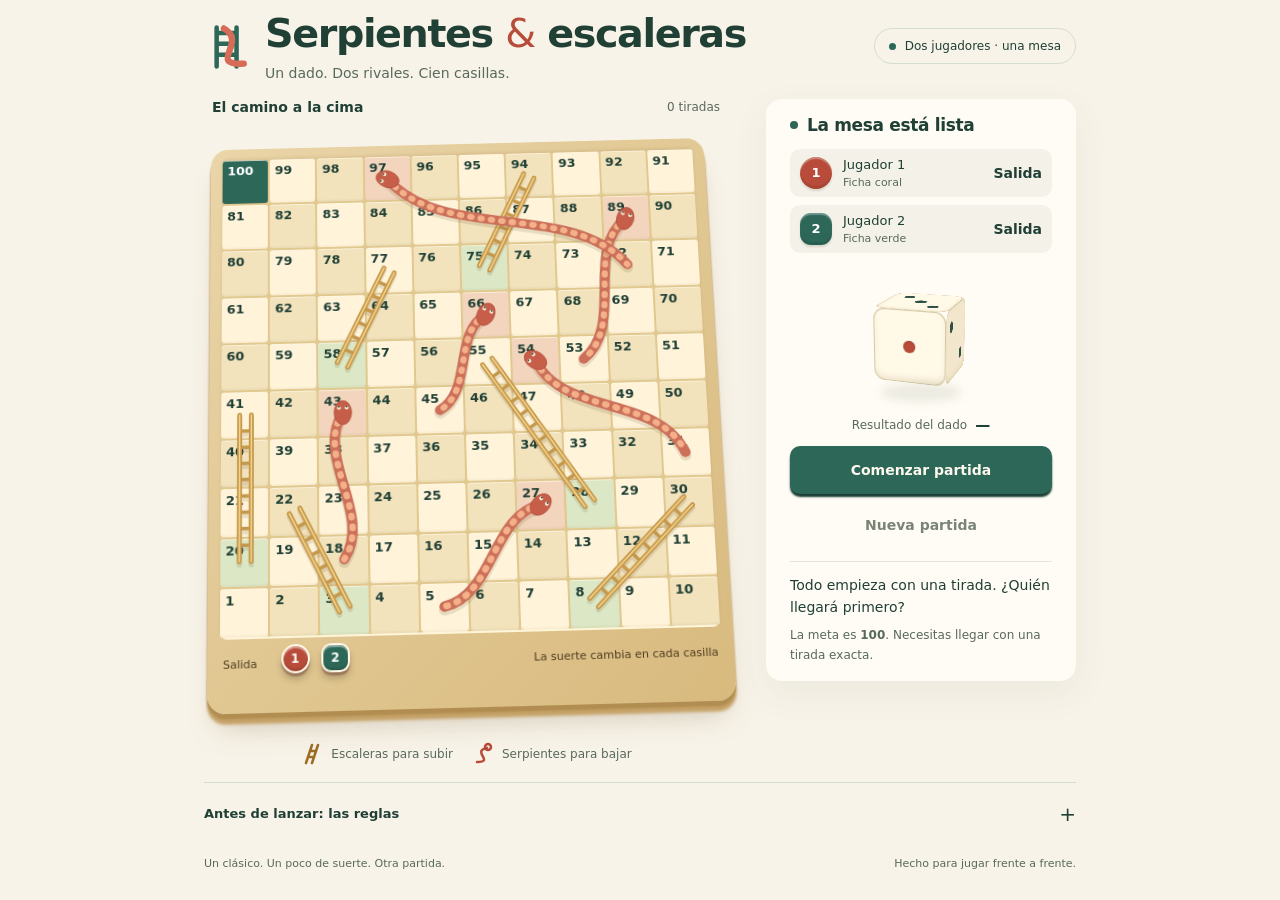
<file: 27vo Serpientes y escaleras/index.html>
<!doctype html>
<html lang="es">
<head>
  <meta charset="utf-8">
  <meta name="viewport" content="width=device-width, initial-scale=1">
  <meta name="theme-color" content="#f8f3e8">
  <title>Serpientes &amp; escaleras — A jugar</title>
  <link rel="icon" href="data:image/svg+xml,%3Csvg xmlns='http://www.w3.org/2000/svg' viewBox='0 0 40 40'%3E%3Crect width='40' height='40' rx='12' fill='%232c6758'/%3E%3Cpath d='M13 8v24m14-24v24M13 13h14M13 20h14M13 27h14' stroke='%23f8e9bc' stroke-width='3'/%3E%3C/svg%3E">
  <link rel="stylesheet" href="styles.css">
  <link rel="stylesheet" href="visuals/effects.css">
  <script src="game.js" defer></script>
  <script src="visuals/effects.js" defer></script>
  <script src="script.js" defer></script>
</head>
<body>
  <div class="app">
    <header class="page-header">
      <div class="brand">
        <svg class="brand-mark" viewBox="0 0 52 60" aria-hidden="true">
          <path d="M14 9v43M36 9v43M14 15h22M14 27h22M14 39h22" fill="none" stroke="currentColor" stroke-width="5" stroke-linecap="round"/>
          <path d="M44 49C3 51 49 25 22 10" fill="none" stroke="#d66b57" stroke-width="7" stroke-linecap="round"/>
        </svg>
        <div>
          <h1>Serpientes <span>&amp;</span> escaleras</h1>
          <p>Un dado. Dos rivales. Cien casillas.</p>
        </div>
      </div>
      <span class="local-badge"><span class="status-dot"></span> Dos jugadores · una mesa</span>
    </header>

    <main class="game-layout">
      <section class="board-area" aria-labelledby="board-title">
        <div class="board-heading">
          <h2 id="board-title">El camino a la cima</h2>
          <span id="turn-count">0 tiradas</span>
        </div>
        <div class="board-stage">
          <div class="board-shell">
            <div class="board-plane" id="board-plane">
              <ol id="board" class="board" aria-label="Tablero del 1 al 100, en recorrido serpenteante"></ol>
              <svg id="routes" viewBox="0 0 1000 1000" aria-hidden="true"></svg>
              <div class="pieces" aria-hidden="true">
                <span class="piece piece-one" id="piece-0">1</span>
                <span class="piece piece-two" id="piece-1">2</span>
              </div>
            </div>
            <div class="board-edge"><span>Salida</span><span>La suerte cambia en cada casilla</span></div>
          </div>
        </div>
        <div class="board-legend" aria-label="Leyenda">
          <span><svg viewBox="0 0 24 24" aria-hidden="true"><path d="M6 21 12 3m0 18 6-18M8 15h6M10 9h6"/></svg> Escaleras para subir</span>
          <span><svg viewBox="0 0 24 24" aria-hidden="true"><path d="M6 20c18 0-6-11 10-14"/><circle cx="17" cy="5" r="3"/></svg> Serpientes para bajar</span>
        </div>
      </section>

      <aside class="play-panel" aria-label="Controles de la partida">
        <div class="panel-heading">
          <span class="turn-dot" aria-hidden="true"></span>
          <h2 id="turn-label">La mesa está lista</h2>
        </div>
        <ol class="players" aria-label="Posiciones de los jugadores">
          <li class="player" id="player-0">
            <span class="player-token token-one" aria-hidden="true">1</span>
            <span class="player-name">Jugador 1<small>Ficha coral</small></span>
            <strong id="position-0">Salida</strong>
          </li>
          <li class="player" id="player-1">
            <span class="player-token token-two" aria-hidden="true">2</span>
            <span class="player-name">Jugador 2<small>Ficha verde</small></span>
            <strong id="position-1">Salida</strong>
          </li>
        </ol>

        <div class="dice-section">
          <div id="die-art" class="die-art" aria-hidden="true"></div>
          <p class="die-readout">Resultado del dado <strong id="die-value">—</strong></p>
        </div>
        <button class="primary-button" id="play-button" type="button">Comenzar partida</button>
        <button class="reset-button" id="reset-button" type="button" disabled>Nueva partida</button>
        <div class="game-message" id="message" role="status" aria-live="polite" aria-atomic="true">Todo empieza con una tirada. ¿Quién llegará primero?</div>
        <p class="goal-note">La meta es <strong>100</strong>. Necesitas llegar con una tirada exacta.</p>
      </aside>

      <details class="rules">
        <summary>Antes de lanzar: las reglas</summary>
        <div>
          <p>Se turnan dos jugadores y comienzan en la salida. Lanza el dado y avanza de 1 a 6 casillas. Sacar 6 no da un turno extra.</p>
          <p>Si caes al inicio de una escalera, subes. Si caes en la cabeza de una serpiente, bajas. Pasar por encima no activa el salto. Las fichas pueden compartir casilla.</p>
          <p>Gana quien llegue exactamente a 100. Si te pasas, te quedas donde estás y cedes el turno. Nueva partida borra el progreso, con confirmación si la partida sigue en curso.</p>
        </div>
      </details>
    </main>
    <footer class="page-footer"><span>Un clásico. Un poco de suerte. Otra partida.</span><span>Hecho para jugar frente a frente.</span></footer>
    <noscript>Activa JavaScript en tu navegador para jugar.</noscript>
  </div>
</body>
</html>
</file>
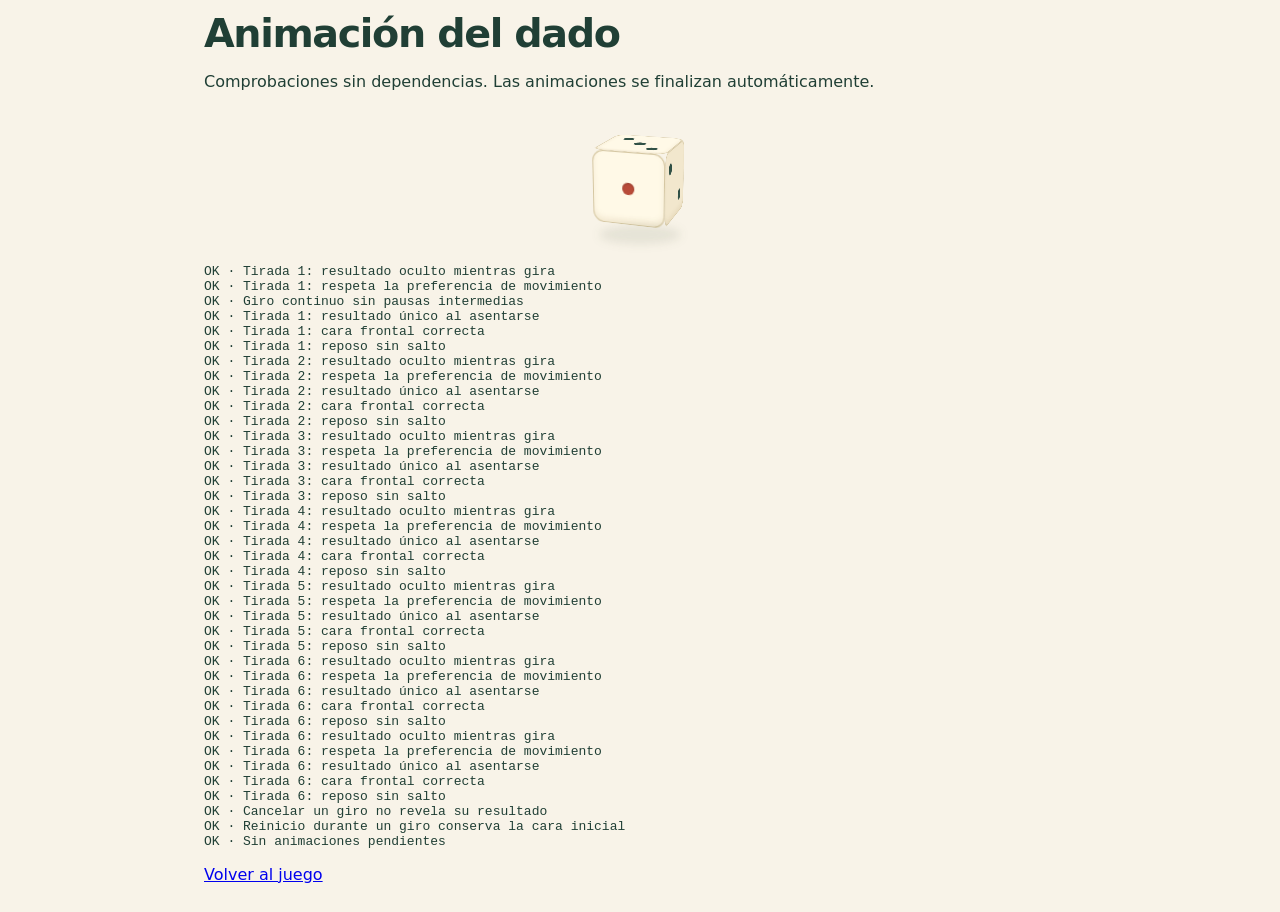
<file: 27vo Serpientes y escaleras/tests/motion.html>
<!doctype html>
<html lang="es">
<meta charset="utf-8">
<meta name="viewport" content="width=device-width, initial-scale=1">
<title>Comprobación de la animación del dado</title>
<link rel="stylesheet" href="../styles.css">
<link rel="stylesheet" href="../visuals/effects.css">
<body class="app">
  <h1>Animación del dado</h1>
  <p>Comprobaciones sin dependencias. Las animaciones se finalizan automáticamente.</p>
  <div class="die-art" id="die-art" aria-hidden="true"></div>
  <svg id="routes" hidden aria-hidden="true"></svg>
  <pre id="results"></pre>
  <p><a href="../index.html">Volver al juego</a></p>
  <script src="../visuals/effects.js"></script>
  <script>
    async function checkMotion() {
      const results = [];
      const die = document.querySelector(".die");
      const front = () => {
        const rotation = new DOMMatrix(getComputedStyle(die).transform);
        const normals = [...die.children].map((face) =>
          rotation.multiply(new DOMMatrix(getComputedStyle(face).transform)).m33);
        return normals.indexOf(Math.max(...normals)) + 1;
      };
      const check = (name, passed) => {
        if (!passed) throw new Error(name);
        results.push(`OK · ${name}`);
      };
      const original = die.style.transform;
      try {
        for (const value of [1, 2, 3, 4, 5, 6, 6]) {
          const shown = [];
          const done = Visuals.play({ die: value, overshoot: true }, null, null, () => shown.push(front()));
          const animation = die.getAnimations()[0];
          check(`Tirada ${value}: resultado oculto mientras gira`,
            animation ? shown.length === 0 : shown.length === 1);
          check(`Tirada ${value}: respeta la preferencia de movimiento`,
            matchMedia("(prefers-reduced-motion: reduce)").matches
              ? !animation : animation?.effect.getTiming().duration >= 1000);
          if (animation && value === 1) {
            animation.pause();
            animation.currentTime = 0;
            let previous = new DOMMatrix(getComputedStyle(die).transform);
            const steps = [];
            for (let time = 20; time <= 1100; time += 20) {
              animation.currentTime = time;
              const current = new DOMMatrix(getComputedStyle(die).transform);
              const delta = current.multiply(previous.inverse());
              steps.push(Math.acos(Math.max(-1, Math.min(1, (delta.m11 + delta.m22 + delta.m33 - 1) / 2))));
              previous = current;
            }
            check("Giro continuo sin pausas intermedias", steps.every((step, i) =>
              step > .03 && (i === 0 || Math.abs(step - steps[i - 1]) / steps[i - 1] < .2)));
          }
          animation?.finish();
          await done;
          check(`Tirada ${value}: resultado único al asentarse`, shown.length === 1 && shown[0] === value);
          const before = new DOMMatrix(getComputedStyle(die).transform).toFloat64Array();
          Visuals.stop();
          const after = new DOMMatrix(getComputedStyle(die).transform).toFloat64Array();
          check(`Tirada ${value}: cara frontal correcta`, front() === value);
          check(`Tirada ${value}: reposo sin salto`, before.every((n, i) => Math.abs(n - after[i]) < .0001));
        }
        let cancelledReveals = 0;
        const interrupted = Visuals.play({ die: 4, overshoot: true }, null, null, () => cancelledReveals += 1);
        const wasRunning = die.getAnimations().length > 0;
        Visuals.reset();
        await interrupted;
        check("Cancelar un giro no revela su resultado", !wasRunning || cancelledReveals === 0);
        check("Reinicio durante un giro conserva la cara inicial", front() === 1);
        check("Sin animaciones pendientes", die.getAnimations().length === 0);
        return results;
      } finally {
        Visuals.stop();
        die.style.transform = original;
      }
    }
    Visuals.mount({}, () => ({}));
    checkMotion().then(
      (results) => { document.getElementById("results").textContent = results.join("\n"); },
      (error) => { document.getElementById("results").textContent = `ERROR · ${error.message}`; },
    );
  </script>
</body>
</html>
</file>
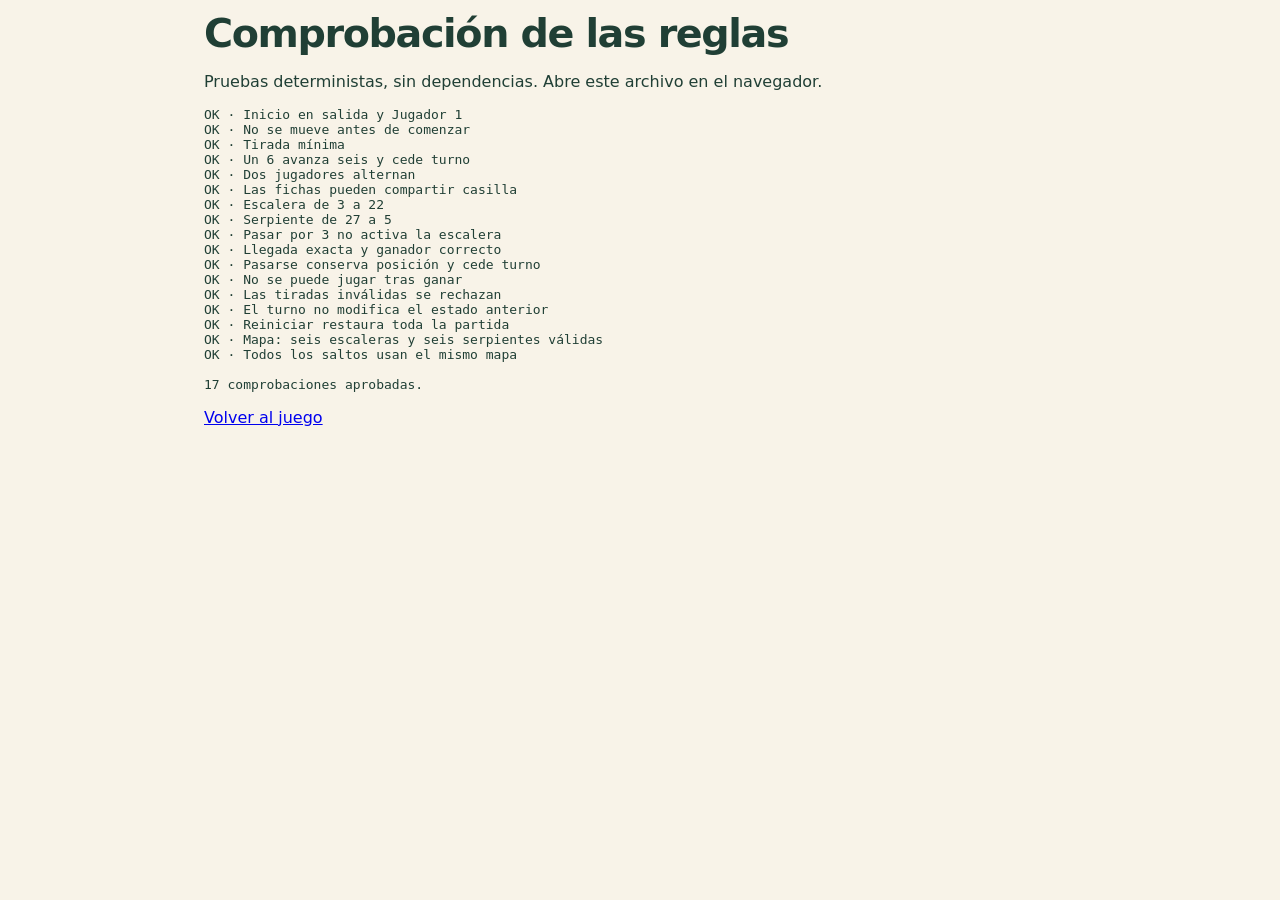
<file: 27vo Serpientes y escaleras/tests/rules.html>
<!doctype html>
<html lang="es">
<meta charset="utf-8">
<meta name="viewport" content="width=device-width, initial-scale=1">
<title>Comprobación de las reglas</title>
<link rel="stylesheet" href="../styles.css">
<script src="../game.js"></script>
<body class="app">
  <h1>Comprobación de las reglas</h1>
  <p>Pruebas deterministas, sin dependencias. Abre este archivo en el navegador.</p>
  <pre id="results"></pre>
  <p><a href="../index.html">Volver al juego</a></p>
  <script>
    const results = document.getElementById("results");
    let passed = 0;
    function check(name, test) {
      try {
        if (!test()) throw new Error(name);
        passed += 1;
        results.textContent += `OK · ${name}\n`;
      } catch (error) {
        results.textContent += `ERROR · ${name}\n`;
        throw error;
      }
    }
    function active(positions = [0, 0], player = 0) {
      return { ...Game.create(), positions, player, phase: "playing" };
    }
    function rejects(callback) {
      try { callback(); return false; } catch { return true; }
    }
    check("Inicio en salida y Jugador 1", () => {
      const fresh = Game.create();
      return fresh.positions.every((position) => position === 0) && fresh.player === 0 && fresh.phase === "ready";
    });
    check("No se mueve antes de comenzar", () => rejects(() => Game.move(Game.create(), 1)));
    check("Tirada mínima", () => Game.move(active(), 1).state.positions[0] === 1);
    check("Un 6 avanza seis y cede turno", () => {
      const turn = Game.move(active(), 6);
      return turn.state.positions[0] === 6 && turn.state.player === 1;
    });
    check("Dos jugadores alternan", () => {
      const first = Game.move(active(), 1).state;
      const second = Game.move(first, 2).state;
      return second.player === 0 && second.positions[0] === 1 && second.positions[1] === 2 && second.turns === 2;
    });
    check("Las fichas pueden compartir casilla", () => Game.move(active([1, 0], 1), 1).state.positions.every((position) => position === 1));
    check("Escalera de 3 a 22", () => Game.move(active(), 3).state.positions[0] === 22);
    check("Serpiente de 27 a 5", () => Game.move(active([26, 0]), 1).state.positions[0] === 5);
    check("Pasar por 3 no activa la escalera", () => Game.move(active(), 4).state.positions[0] === 4);
    check("Llegada exacta y ganador correcto", () => {
      const turn = Game.move(active([0, 94], 1), 6).state;
      return turn.phase === "won" && turn.player === 1 && turn.positions[1] === 100;
    });
    check("Pasarse conserva posición y cede turno", () => {
      const turn = Game.move(active([99, 20]), 2);
      return turn.state.positions[0] === 99 && turn.state.player === 1 && turn.move.overshoot;
    });
    check("No se puede jugar tras ganar", () => rejects(() => Game.move(Game.move(active([99, 0]), 1).state, 1)));
    check("Las tiradas inválidas se rechazan", () => [0, 7, -1, 1.5, NaN, "3"].every((die) => rejects(() => Game.move(active(), die))));
    check("El turno no modifica el estado anterior", () => {
      const before = active();
      Game.move(before, 3);
      return before.positions[0] === 0 && before.player === 0 && before.turns === 0;
    });
    check("Reiniciar restaura toda la partida", () => {
      const fresh = Game.create();
      fresh.positions[0] = 50;
      return Game.create().positions[0] === 0 && Game.create().phase === "ready" && Game.create().turns === 0;
    });
    check("Mapa: seis escaleras y seis serpientes válidas", () => {
      const jumps = Object.entries(Game.jumps);
      return jumps.length === 12 && jumps.filter(([from, to]) => to > Number(from)).length === 6 &&
        jumps.every(([from, to]) => Number(from) > 0 && Number(from) < 100 && to > 0 && to <= 100 && !Game.jumps[to]);
    });
    check("Todos los saltos usan el mismo mapa", () => Object.entries(Game.jumps).every(([from, to]) =>
      Game.move(active([Number(from) - 1, 0]), 1).state.positions[0] === to));
    results.textContent += `\n${passed} comprobaciones aprobadas.\n`;
    document.title = `${passed} comprobaciones aprobadas`;
  </script>
</body>
</html>
</file>
<file: 27vo Serpientes y escaleras/styles.css>
:root {
  color-scheme: light;
  --paper: #f8f3e8;
  --ink: #203f35;
  --muted: #58695d;
  --green: #2c6758;
  --coral: #b84b39;
  --gold: #d5ab5d;
  font-family: "Trebuchet MS", ui-rounded, system-ui, sans-serif;
  color: var(--ink);
  background: var(--paper);
  font-synthesis: none;
}
* { box-sizing: border-box; }
body { margin: 0; min-height: 100dvh; }
button, summary { -webkit-tap-highlight-color: transparent; }
button { font: inherit; cursor: pointer; }
button:disabled { cursor: default; }
:focus-visible { outline: 3px solid var(--green); outline-offset: 5px; }
::selection { color: #fff; background: var(--green); }
html { scrollbar-color: #8b9d8c var(--paper); }
.app { width: 100%; max-width: clamp(800px, calc(100dvh + 36px), 1056px); margin: 0 auto; padding: 28px 32px 20px; }
.page-header { display: flex; align-items: center; justify-content: space-between; gap: 24px; margin-bottom: 30px; }
.brand { display: flex; align-items: center; gap: 14px; }
.brand-mark { width: 47px; height: 57px; flex: none; color: var(--green); }
h1 { margin: 0; font-size: clamp(24px, 3.1vw, 40px); letter-spacing: -.035em; line-height: 1.1; }
h1 span { color: var(--coral); font-weight: 400; }
.brand p { margin: 9px 0 0; font-size: 14px; color: var(--muted); }
.local-badge { display: flex; align-items: center; gap: 9px; padding: 10px 14px; border: 1px solid #d6ddca; border-radius: 30px; font-size: 12px; white-space: nowrap; }
.status-dot { width: 7px; height: 7px; background: var(--green); border-radius: 50%; }
.game-layout { display: grid; grid-template-columns: minmax(0, 1fr) 310px; column-gap: 38px; align-items: start; }
.board-area { min-width: 0; }
.board-heading { display: flex; align-items: center; justify-content: space-between; gap: 12px; padding: 0 8px; }
.board-heading h2 { font-size: 14px; font-weight: 600; margin: 0; }
#turn-count { font-size: 12px; color: var(--muted); font-variant-numeric: tabular-nums; }
.board-stage { padding: 18px 5px 24px; }
.board-shell { padding: 16px 16px 52px; background: #e6cf9b; border-radius: 18px; }
.board-plane { position: relative; aspect-ratio: 1; }
.board { display: grid; grid-template-columns: repeat(10, 1fr); grid-template-rows: repeat(10, 1fr); gap: 2px; width: 100%; height: 100%; padding: 0; margin: 0; list-style: none; background: #e0c88e; border-radius: 7px; }
.cell { position: relative; min-width: 0; background: #fff4da; border-radius: 3px; }
.cell.alternate { background: #f2e3bd; }
.cell.ladder { background: #dce7c5; }
.cell.snake { background: #f2d5bc; }
.cell.finish { color: #fff; background: var(--green); }
.cell-number { position: absolute; left: 5px; top: 4px; font-size: clamp(10px, 1.05vw, 13px); font-weight: 700; font-variant-numeric: tabular-nums; }
.connection-label { position: absolute; right: 3px; bottom: 2px; font-size: 11px; font-weight: 700; }
#routes, .pieces { position: absolute; inset: 0; width: 100%; height: 100%; pointer-events: none; overflow: visible; }
.piece { position: absolute; display: grid; place-items: center; width: clamp(17px, 2.5vw, 28px); height: clamp(17px, 2.5vw, 28px); border: 2px solid #fff8e7; border-radius: 50%; color: #fff; font-size: 12px; font-weight: 700; transform: translate(-50%, -50%); }
.piece-one, .token-one { background: var(--coral); }
.piece-two, .token-two { background: var(--green); }
.board-edge { display: flex; justify-content: space-between; gap: 15px; margin-top: 26px; padding: 0 3px; font-size: 11px; color: #503c20; }
.board-legend { display: flex; flex-wrap: wrap; justify-content: center; gap: 18px; font-size: 12px; color: var(--muted); }
.board-legend span { display: flex; align-items: center; gap: 7px; }
.board-legend svg { width: 24px; height: 24px; fill: none; stroke: #9d6b23; stroke-width: 2.5; stroke-linecap: round; }
.board-legend span:last-child svg { stroke: var(--coral); }
.play-panel { padding: 26px 24px 22px; background: #fffcf5; border-radius: 16px; box-shadow: 0 12px 36px #314e3810; }
.panel-heading { display: flex; align-items: center; gap: 9px; margin-bottom: 24px; }
.panel-heading h2 { font-size: 17px; margin: 0; letter-spacing: -.02em; }
.turn-dot { width: 8px; height: 8px; background: var(--green); border-radius: 50%; }
.players { margin: 0; padding: 0; list-style: none; display: grid; gap: 10px; }
.player { display: flex; align-items: center; gap: 11px; padding: 12px 10px; border-radius: 10px; background: #f3f1e8; }
.player.active { background: #e7eedf; }
.player.active .player-name { font-weight: 700; }
.player-token { width: 32px; height: 32px; display: grid; place-items: center; border-radius: 50%; color: white; font-size: 13px; font-weight: 700; flex: none; }
.player-name { font-size: 13px; }
.player-name small { display: block; font-size: 11px; color: var(--muted); font-weight: 400; margin-top: 4px; }
.player strong { margin-left: auto; font-size: 14px; font-variant-numeric: tabular-nums; }
.dice-section { padding: 25px 0 19px; text-align: center; }
.die-art { height: 118px; display: none; }
.die-readout { font-size: 12px; color: var(--muted); margin: 0; }
.die-readout strong { display: block; margin-top: 5px; font-size: 28px; font-variant-numeric: tabular-nums; color: var(--ink); }
.primary-button, .reset-button { min-height: 48px; width: 100%; border-radius: 10px; font-size: 14px; font-weight: 700; }
.primary-button { display: flex; align-items: center; justify-content: center; gap: 18px; padding: 14px 12px; color: #fffaf0; background: var(--green); border: 0; }
.primary-button:hover:not(:disabled) { background: #215447; }
.primary-button:disabled { color: #4d5d4f; background: #dce4d5; }
.reset-button { margin-top: 7px; background: transparent; border: 0; color: var(--muted); }
.reset-button:hover:not(:disabled) { background: #f2efdf; }
.reset-button:disabled { color: #798476; }
.game-message { margin: 18px 0 0; padding-top: 18px; border-top: 1px solid #e4e6d8; min-height: 72px; font-size: 14px; line-height: 1.6; }
.goal-note { margin: 14px 0 0; color: var(--muted); font-size: 12px; line-height: 1.6; }
.rules { grid-column: 1 / -1; margin-top: 28px; border-top: 1px solid #d6ddca; padding: 8px 0; font-size: 13px; }
.rules summary { display: flex; align-items: center; justify-content: space-between; min-height: 46px; cursor: pointer; list-style: none; font-weight: 700; }
.rules summary::-webkit-details-marker { display: none; }
.rules summary::after { content: "+"; font-size: 20px; font-weight: 400; }
.rules[open] summary::after { content: "−"; }
.rules p { color: var(--muted); max-width: 75ch; line-height: 1.8; margin: 10px 0; }
.page-footer { display: flex; justify-content: space-between; gap: 20px; margin-top: 25px; font-size: 11px; color: var(--muted); }
noscript { display: block; padding: 20px; color: var(--coral); }
@media (max-width: 950px) {
  .app { padding: 25px 24px 20px; }
  .game-layout { grid-template-columns: minmax(0, 1fr) 270px; column-gap: 24px; }
  .local-badge { display: none; }
  .play-panel { padding: 23px 18px; }
  .board-shell { padding: 12px 12px 43px; }
  .board-edge span:last-child { display: none; }
  .board-edge { margin-top: 23px; }
}
@media (min-width: 701px) {
  .app { padding-block: 12px; }
  .page-header { margin-bottom: 18px; }
  .board-stage { padding-block: 12px 16px; }
  .board-shell { padding: 12px 12px 40px; }
  .board-edge { margin-top: 20px; }
  .play-panel { padding-block: 16px; }
  .panel-heading { margin-bottom: 14px; }
  .players { gap: 8px; }
  .player { padding-block: 8px; }
  .dice-section { padding-block: 12px; }
  .die-art { height: 92px; }
  .game-message { min-height: 56px; margin-top: 12px; padding-top: 12px; }
  .goal-note { margin-top: 8px; }
  .rules { margin-top: 16px; }
  .page-footer { margin-top: 12px; }
}
@media (max-width: 700px) {
  .app { padding: 22px 16px 18px; }
  .page-header { margin-bottom: 24px; }
  .brand { gap: 9px; }
  .brand-mark { width: 32px; height: 43px; }
  h1 { font-size: clamp(22px, 5.8vw, 34px); }
  .brand p { font-size: 12px; margin-top: 7px; }
  .game-layout { display: grid; grid-template-columns: repeat(2, minmax(0, 1fr)); gap: 0 15px; }
  .board-area, .rules { width: 100%; grid-column: 1 / -1; }
  .board-area { grid-row: 3; margin-bottom: 18px; }
  .board-stage { padding: 13px 0 20px; }
  .board-shell { padding: 10px 10px 35px; border-radius: 13px; }
  .board-edge { margin-top: 18px; }
  .board-legend { gap: 15px; font-size: 12px; }
  .board-legend svg { width: 19px; height: 19px; }
  .cell-number { left: 3px; top: 2px; font-size: 11px; }
  .piece { font-size: 10px; border-width: 1.5px; }
  .play-panel { display: contents; }
  .panel-heading, .players, .game-message, .goal-note { grid-column: 1 / -1; }
  .panel-heading { grid-row: 1; margin-bottom: 14px; }
  .players { grid-row: 2; grid-template-columns: 1fr 1fr; gap: 8px; margin-bottom: 18px; }
  .player { padding: 9px 8px; gap: 7px; }
  .player-token { width: 25px; height: 25px; }
  .player-name { font-size: 12px; }
  .player-name small { font-size: 11px; }
  .player strong { font-size: 12px; }
  .dice-section { grid-row: 4 / 6; grid-column: 1; padding: 8px 0 0; }
  .primary-button { grid-row: 4; grid-column: 2; margin-top: 18px; align-self: end; font-size: 12px; gap: 10px; }
  .reset-button { grid-row: 5; grid-column: 2; align-self: start; font-size: 12px; margin: 6px 0 0; }
  .game-message { grid-row: 6; min-height: 55px; margin-top: 16px; padding-top: 12px; }
  .goal-note { grid-row: 7; }
  .rules { grid-row: 8; margin-top: 22px; }
  .page-footer { margin-top: 12px; line-height: 1.6; }
  .page-footer span:last-child { display: none; }
}
</file>
<file: 27vo Serpientes y escaleras/visuals/effects.css>
.board-stage { perspective: 1200px; padding-bottom: 40px; }
.board-shell {
  transform: rotateX(9deg) rotateZ(-1.5deg);
  transform-origin: center 60%;
  background: linear-gradient(135deg, #ead5a8, #d8ba7e);
  box-shadow: 0 5px 2px #b18d51, 0 10px 3px #c5a267, 0 22px 28px -12px #79644559;
}
.board { box-shadow: 0 -2px 3px #8e713b25, 0 2px 0 #fff5d9; }
.cell { box-shadow: inset 0 1px 0 #fff8e6b0, inset 0 -2px 1px #9c814c10; }
.has-visuals .connection-label { position: absolute; width: 1px; height: 1px; padding: 0; overflow: hidden; clip-path: inset(50%); white-space: nowrap; }
.piece { box-shadow: 0 3px 1px #642b2455, 0 6px 6px #40332244, inset 0 2px 1px #ffffff70, inset 0 -2px 2px #00000025; }
.piece-two { border-radius: 35%; }
.player-token { box-shadow: 0 2px 2px #46331d25, inset 0 2px 1px #ffffff50, inset 0 -3px 1px #00000015; }
.token-two { border-radius: 35%; }
.primary-button { box-shadow: 0 3px 2px #183d32; transition: transform 150ms ease, background 150ms ease; }
.primary-button:hover:not(:disabled) { transform: translateY(-1px); }
.primary-button:active:not(:disabled) { transform: translateY(1px); }
.primary-button:disabled { box-shadow: none; transform: none; }
.has-visuals .die-art { display: grid; place-items: center; perspective: 600px; position: relative; min-height: 144px; }
.die-art::after { content: ""; position: absolute; width: 82px; height: 19px; bottom: 7px; border-radius: 50%; background: #344e2e18; filter: blur(5px); }
.die { width: 72px; height: 72px; position: relative; transform-style: preserve-3d; transform: rotateX(-16deg) rotateY(-18deg); }
.die-face { position: absolute; inset: 0; display: grid; grid-template: repeat(3, 1fr) / repeat(3, 1fr); gap: 6px; padding: 13px; background: #fff9e7; border-radius: 11px; backface-visibility: hidden; box-shadow: inset 0 0 0 1px #d5c7a2, inset 0 -4px 6px #d3c09950; }
.die-face:nth-child(1) { transform: translateZ(36px); }
.die-face:nth-child(2) { transform: rotateY(90deg) translateZ(36px); background: #f2e7cd; }
.die-face:nth-child(3) { transform: rotateX(90deg) translateZ(36px); }
.die-face:nth-child(4) { transform: rotateX(-90deg) translateZ(36px); }
.die-face:nth-child(5) { transform: rotateY(-90deg) translateZ(36px); }
.die-face:nth-child(6) { transform: rotateY(180deg) translateZ(36px); background: #f2e7cd; }
.pip { border-radius: 50%; background: #315247; box-shadow: inset 0 1px 2px #00000030; }
.die-face:first-child .pip { background: #b84b39; }
.has-visuals .die-readout { display: flex; align-items: center; justify-content: center; gap: 8px; margin-top: 7px; }
.has-visuals .die-readout strong { display: inline; font-size: 15px; margin: 0; }
.route-shadow { fill: none; stroke: #67502c; opacity: .15; stroke-linecap: round; transform: translateY(6px); }
.ladder-rail, .ladder-rung { fill: none; stroke: #c5984c; stroke-linecap: round; }
.ladder-rail { stroke-width: 10; }
.ladder-rung { stroke-width: 7; }
.ladder-light { fill: none; stroke: #f6d58a; stroke-width: 3; stroke-linecap: round; }
.snake-body { fill: none; stroke: #cc705a; stroke-width: 21; stroke-linecap: round; }
.snake-mark { fill: none; stroke: #f3b089; stroke-width: 13; stroke-dasharray: 3 19; stroke-linecap: round; }
.snake-head { fill: #c65e49; stroke: #b14e3d; stroke-width: 1.5; }
@media (min-width: 701px) and (max-height: 800px) {
  .has-visuals .die-art { min-height: 116px; }
  .die { scale: .9; }
}
@media (max-width: 700px) {
  .board-stage { perspective: none; padding-bottom: 20px; }
  .board-shell { transform: none; }
  .die { width: 58px; height: 58px; }
  .die-face { padding: 10px; gap: 5px; border-radius: 9px; }
  .die-face:nth-child(1) { transform: translateZ(29px); }
  .die-face:nth-child(2) { transform: rotateY(90deg) translateZ(29px); }
  .die-face:nth-child(3) { transform: rotateX(90deg) translateZ(29px); }
  .die-face:nth-child(4) { transform: rotateX(-90deg) translateZ(29px); }
  .die-face:nth-child(5) { transform: rotateY(-90deg) translateZ(29px); }
  .die-face:nth-child(6) { transform: rotateY(180deg) translateZ(29px); }
  .has-visuals .die-art { height: 88px; min-height: 120px; }
  .die-art::after { width: 65px; bottom: 0; }
  .has-visuals .die-readout { margin-top: 12px; font-size: 12px; }
}
@media (prefers-reduced-motion: reduce) {
  .primary-button { transition: none; }
  .primary-button:hover:not(:disabled), .primary-button:active:not(:disabled) { transform: none; }
}
</file>
